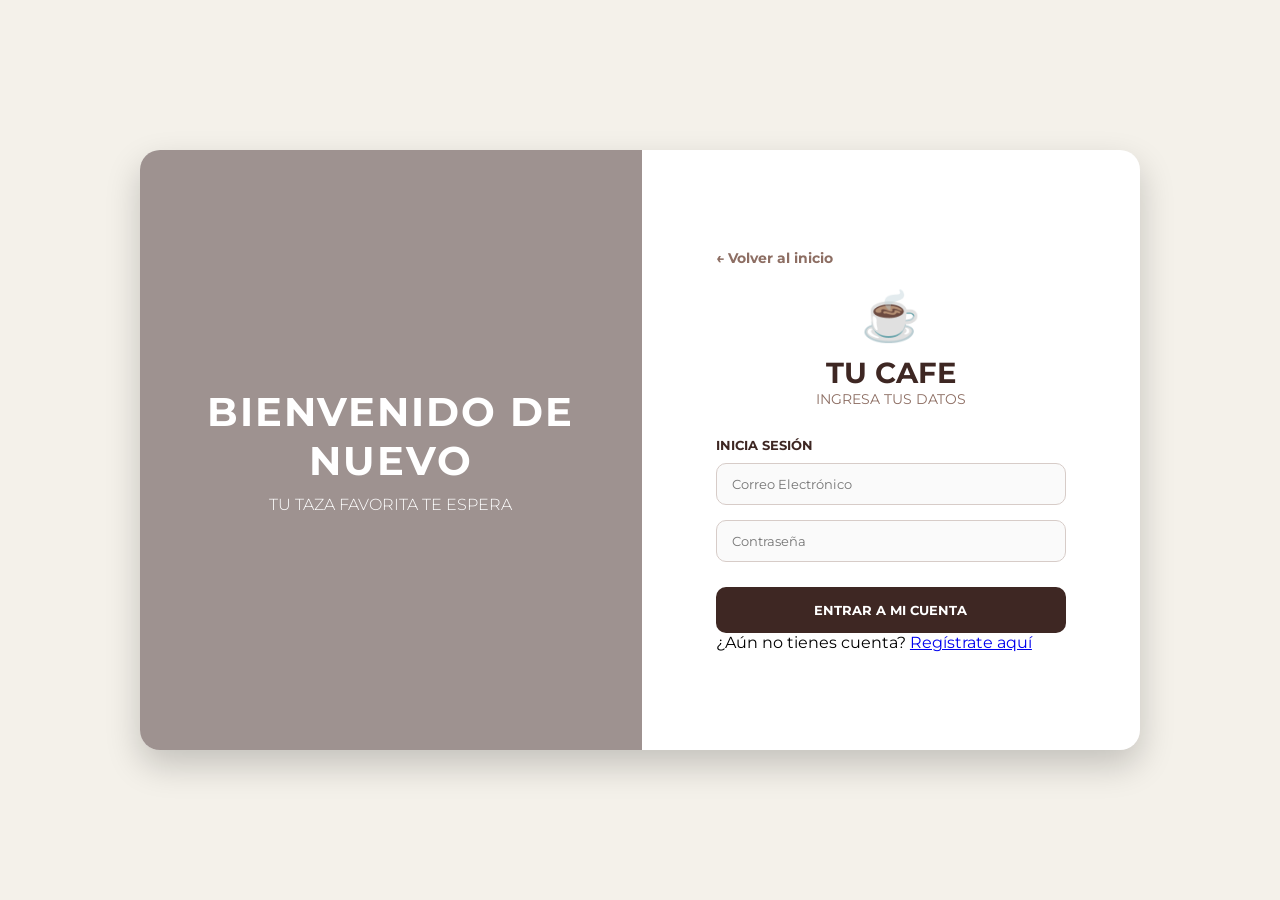
<file: views/login.html>
<!DOCTYPE html>
<html lang="en">
<head>
    <meta charset="UTF-8">
    <meta name="viewport" content="width=device-width, initial-scale=1.0">
    <title>Login</title>

    <link href="https://fonts.googleapis.com/css2?family=Montserrat:wght@300;700&display=swap" rel="stylesheet">
    <link rel="stylesheet" href="../assets/css/estilo_login.css">
</head>

<body>
    <main class="contenedor_main">

        <section class="contenedor_de_imagen">
            <div class="oscurecer_imagen">
                <h2 class="titulo_imagen">BIENVENIDO DE NUEVO</h2>
                <p class="subtitulo_imagen">TU TAZA FAVORITA TE ESPERA</p>
            </div>
        </section>

        <section class="contenedor_login">
            <div class="capsula_login">

                <div class="contenedor_regresar">
                    <a href="../views/index.php" class="boton_regresar">← Volver al inicio</a>
                </div>

                <header class="encabezado_login">
                    <div class="logo_icono">☕</div>
                    <h1 class="titulo_principal">TU CAFE</h1>
                    <p class="subtitulo">INGRESA TUS DATOS</p>
                </header>

                <div id="mensaje-error">
                    <strong>¡Error!</strong> El correo o la contraseña no son válidos.
                </div>

                <form action="../controllers/login.php" method="POST">
                    
                    <div class="bloque_login">
                        <label>INICIA SESIÓN</label>
                        <input type="email" name="email" placeholder="Correo Electrónico" required>
                        <input type="password" name="password" placeholder="Contraseña" required>
                    </div>

                    <button type="submit" class="boton_login">ENTRAR A MI CUENTA</button>
                    
                </form>

                <div class="pie_login">
                    <p>¿Aún no tienes cuenta? <a href="../views/registro.html">Regístrate aquí</a></p>
                </div>
            </div>

        </section>

    </main>
    <script src="../alertas.js"></script>
    
</body>
</html>
</file>
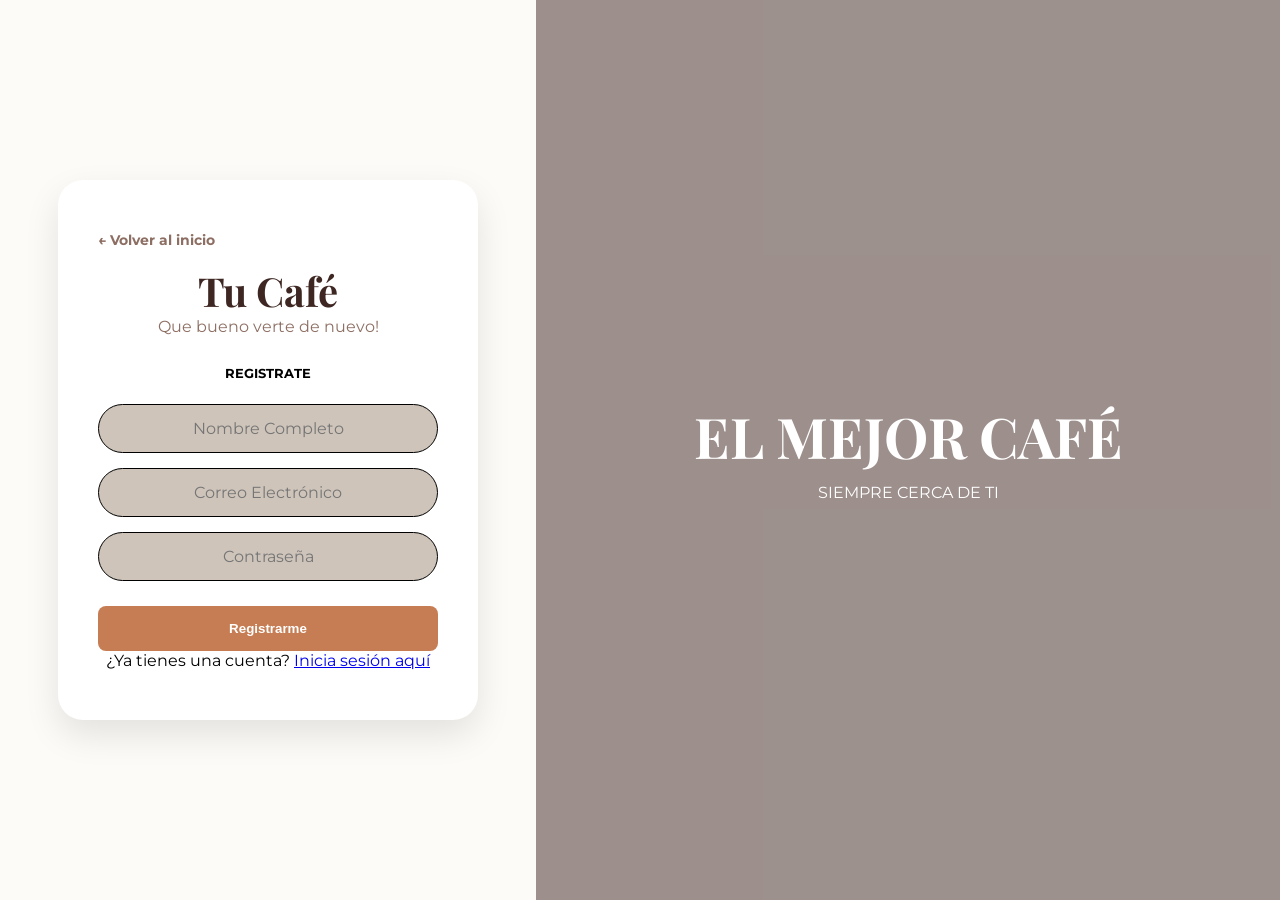
<file: views/registro.html>
<!DOCTYPE html>
<html lang="es">
<head>
    <meta charset="UTF-8">
    <title>Registro</title>
    <link rel="stylesheet" href="../assets/css/estilo_registro.css">
    
</head>
<body>
    <main class="contenedor_main">
        <!-- Lado Derecho -->   
        <div class="contenedor_login">
            <div class="capsula_login">

                
            <div class="contenedor_regresar">
                    <a href="../views/index.php" class="boton_regresar">← Volver al inicio</a>
                </div>

                <h1 class="titulo_principal">Tu Café</h1>
                <p class="subtitulo">Que bueno verte de nuevo!</p>

                <div id="mensaje-error" class="alerta-registro">
                    Este correo ya está registrado. <br> Intenta con otro o inicia sesión.
                </div>

                <form action="../controllers/registro.php" method="POST">

                    <div class="bloque_login">
                        <label>Registrate</label>
                        <input type="text" name="nombre" placeholder="Nombre Completo" required>

                        <input type="email" name="email" placeholder="Correo Electrónico" required>
                        
                        <input type="password" name="password" placeholder="Contraseña" required>
                    </div>

                    <button type="submit" class="boton_login">Registrarme</button>
                </form>
                <div class="pie_login">
                    <p>¿Ya tienes una cuenta? <a href="login.html">Inicia sesión aquí</a></p>
                </div>
            </div>
        </div>

        <!-- Lado Izquierdo -->   
        <div class="contenedor_de_imagen">
            <div class="oscurecer_imagen">

                <h2 class="titulo_imagen">EL MEJOR CAFÉ</h2>
                <p class="subtitulo_imagen">SIEMPRE CERCA DE TI</p>
            </div>
        </div>
     </main>

     <script src="../codigo.js"></script>
</body>
</html>
</file>
<file: assets/css/estilo_login.css>
* {
    margin: 0;
    padding: 0;
    box-sizing: border-box;
    font-family: 'Montserrat', sans-serif;
}
body {
    background-color: #f4f1ea; 
    height: 100vh;
    display: flex;
    justify-content: center;
    align-items: center;
}

.contenedor_main {
    display: flex;
    width: 1000px;
    height: 600px;
    background-color: white;
    border-radius: 20px;
    overflow: hidden;
    box-shadow: 0 15px 35px rgba(0,0,0,0.2);
}

.contenedor_de_imagen {
    flex: 1.2;
    background-image: url('https://images.unsplash.com/photo-1554118811-1e0d58224f24?q=80&w=2047&auto=format&fit=crop');
    background-size: cover;
    background-position: center;
    position: relative;
}

.oscurecer_imagen {
    position: absolute;
    top: 0; left: 0;
    width: 100%; height: 100%;
    background: rgba(62, 39, 35, 0.5);
    display: flex;
    flex-direction: column;
    justify-content: center;
    align-items: center;
    color: white;
    padding: 20px;
    text-align: center;
}

.titulo_imagen {
    font-size: 2.5rem;
    font-weight: 700;
    margin-bottom: 10px;
    letter-spacing: 2px;
}

.subtitulo_imagen {
    font-size: 1rem;
    font-weight: 300;
    text-transform: uppercase;
}

.contenedor_login {
    flex: 1;
    display: flex;
    justify-content: center;
    align-items: center;
    padding: 40px;
}

.capsula_login {
    width: 100%;
    max-width: 350px;
}

.encabezado_login {
    text-align: center;
    margin-bottom: 30px;
}

.logo_icono {
    font-size: 3rem;
    margin-bottom: 10px;
}

.titulo_principal {
    color: #3e2723;
    font-size: 1.8rem;
    font-weight: 700;
}

.subtitulo {
    color: #8d6e63;
    font-size: 0.9rem;
}

.bloque_login {
    display: flex;
    flex-direction: column;
    gap: 15px;
    margin-bottom: 25px;
}

.bloque_login label {
    font-size: 0.8rem;
    font-weight: 700;
    color: #3e2723;
    margin-bottom: -5px;
}

input {
    padding: 12px 15px;
    border: 1px solid #d7ccc8;
    border-radius: 10px;
    background-color: #fafafa;
    outline: none;
    transition: 0.3s;
}

input:focus {
    border-color: #a1887f;
    box-shadow: 0 0 5px rgba(161, 136, 127, 0.3);
}

.boton_login {
    width: 100%;
    padding: 15px;
    border: none;
    border-radius: 10px;
    background-color: #3e2723;
    color: white;
    font-weight: 700;
    cursor: pointer;
    transition: 0.3s;
}

.boton_login:hover {
    background-color: #5d4037;
    transform: translateY(-2px);
}

#mensaje-error {
    display: none; /* Crucial para que no aparezca siempre */
    background-color: #f8d7da;
    color: #721c24;
    padding: 15px;
    border-radius: 12px;
    border: 1px solid #f5c6cb;
    margin-bottom: 20px;
    text-align: center;
}

.contenedor_regresar {
    text-align: left;
    width: 100%;
}

.boton_regresar {
    display: inline-block;
    margin-bottom: 20px;
    text-decoration: none;
    color: #8D6E63; /* Color café suave */
    font-size: 0.9rem;
    font-weight: 700;
    transition: 0.3s ease;
}

.boton_regresar:hover {
    color: #3E2723; /* Café oscuro al pasar el mouse */
    transform: translateX(-5px); /* Efecto de movimiento a la izquierda */
}
</file>
<file: assets/css/estilo_registro.css>
@import url('https://fonts.googleapis.com/css2?family=Montserrat:wght@400;600&family=Playfair+Display:wght@700&display=swap');

* {
    margin: 0;
    padding: 0;
    box-sizing: border-box;
}
body {
    font-family: 'Montserrat', sans-serif;
    background-color: #FDFBF7;
}


/* =================================
   DISEÑO DEL LADO IZQUIERDO
================================= */

.contenedor_main {
    display: flex;
    height: 100vh;
    width: 100%;
}

.contenedor_de_imagen {
    flex: 6;
    background-image: url('https://images.unsplash.com/photo-1495474472287-4d71bcdd2085?q=80&w=2070&auto=format&fit=crop'); 
  background-size: cover;
  background-position: center;
  display: flex;
  align-items: center;
  justify-content: center;
}

.oscurecer_imagen {
    background-color: rgba(62, 39, 35, 0.5); /* Café oscuro transparente */
  padding: 40px;
  text-align: center;
  color: white;
  width: 100%;
  height: 100%;
  display: flex;
  flex-direction: column;
  justify-content: center;
}

.titulo_imagen {
    font-family: 'Playfair Display', serif;
  font-size: 3.5rem;
  margin-bottom: 10px;
}

/* =================================
   DISEÑO LADO DERECHO (LOGIN)
================================= */

.contenedor_login {
    flex: 4;
    background-color: #FDFBF7;
    display: flex;
    align-items: center;
    justify-content: center;
    padding: 20px;
}

.capsula_login {
    background-color: #ffffff;
    width: 100%;
    max-width: 420px;
    padding: 50px 40px;
    border-radius: 25px; 
    box-shadow: 0 15px 35px rgba(0, 0, 0, 0.1); 
    text-align: center;
}

.titulo_principal {
    font-family: 'Playfair Display', serif;
    color: #3E2723; 
    font-size: 2.5rem;
}

.subtitulo {
    color: #8D6E63;
    margin-bottom: 30px;
}

/* =================================
   DISEÑO BOTONES
================================= */

.bloque_login {
    display: flex;
    flex-direction: column;
    gap: 15px;
    margin-bottom: 25px;
}

.bloque_login label {
    display: block;
    font-weight: 700;
  font-size: 0.8rem;
  margin-bottom: 8px;
  color: #000; 
  text-transform: uppercase;
}
.bloque_login input {
    width: 100%;
    padding: 14px 20px;
    background-color: #cec4ba; 
    border: 1.5px solid #000;  
    border-radius: 50px;       
    outline: none;
    text-align: center;
    font-family: 'Montserrat', sans-serif;
    font-size: 1rem;
}


.bloque_login input:focus {
    border-color: #C67D53;
}

.boton_login {
    width: 100%;
  padding: 15px;
  background-color: #C67D53; 
  color: white;
  border: none;
  border-radius: 8px;
  font-weight: 600;
  cursor: pointer;
  transition: 0.3s;
}

.boton_login:hover {
    background-color: #A05E39;
}

#mensaje-error {
    display: none; 
    background-color: #f8d7da;
    color: #721c24;
    padding: 15px;
    border-radius: 12px;
    border: 1px solid #f5c6cb;
    margin-bottom: 20px;
    font-size: 0.9rem;
    text-align: center;
}

.contenedor_regresar {
    text-align: left;
    width: 100%;
}

.boton_regresar {
    display: inline-block;
    margin-bottom: 15px;
    text-decoration: none;
    color: #8D6E63;
    font-size: 0.9rem;
    font-weight: 700;
    transition: 0.3s ease;
}

.boton_regresar:hover {
    color: #3E2723;
    transform: translateX(-5px);
}
</file>
